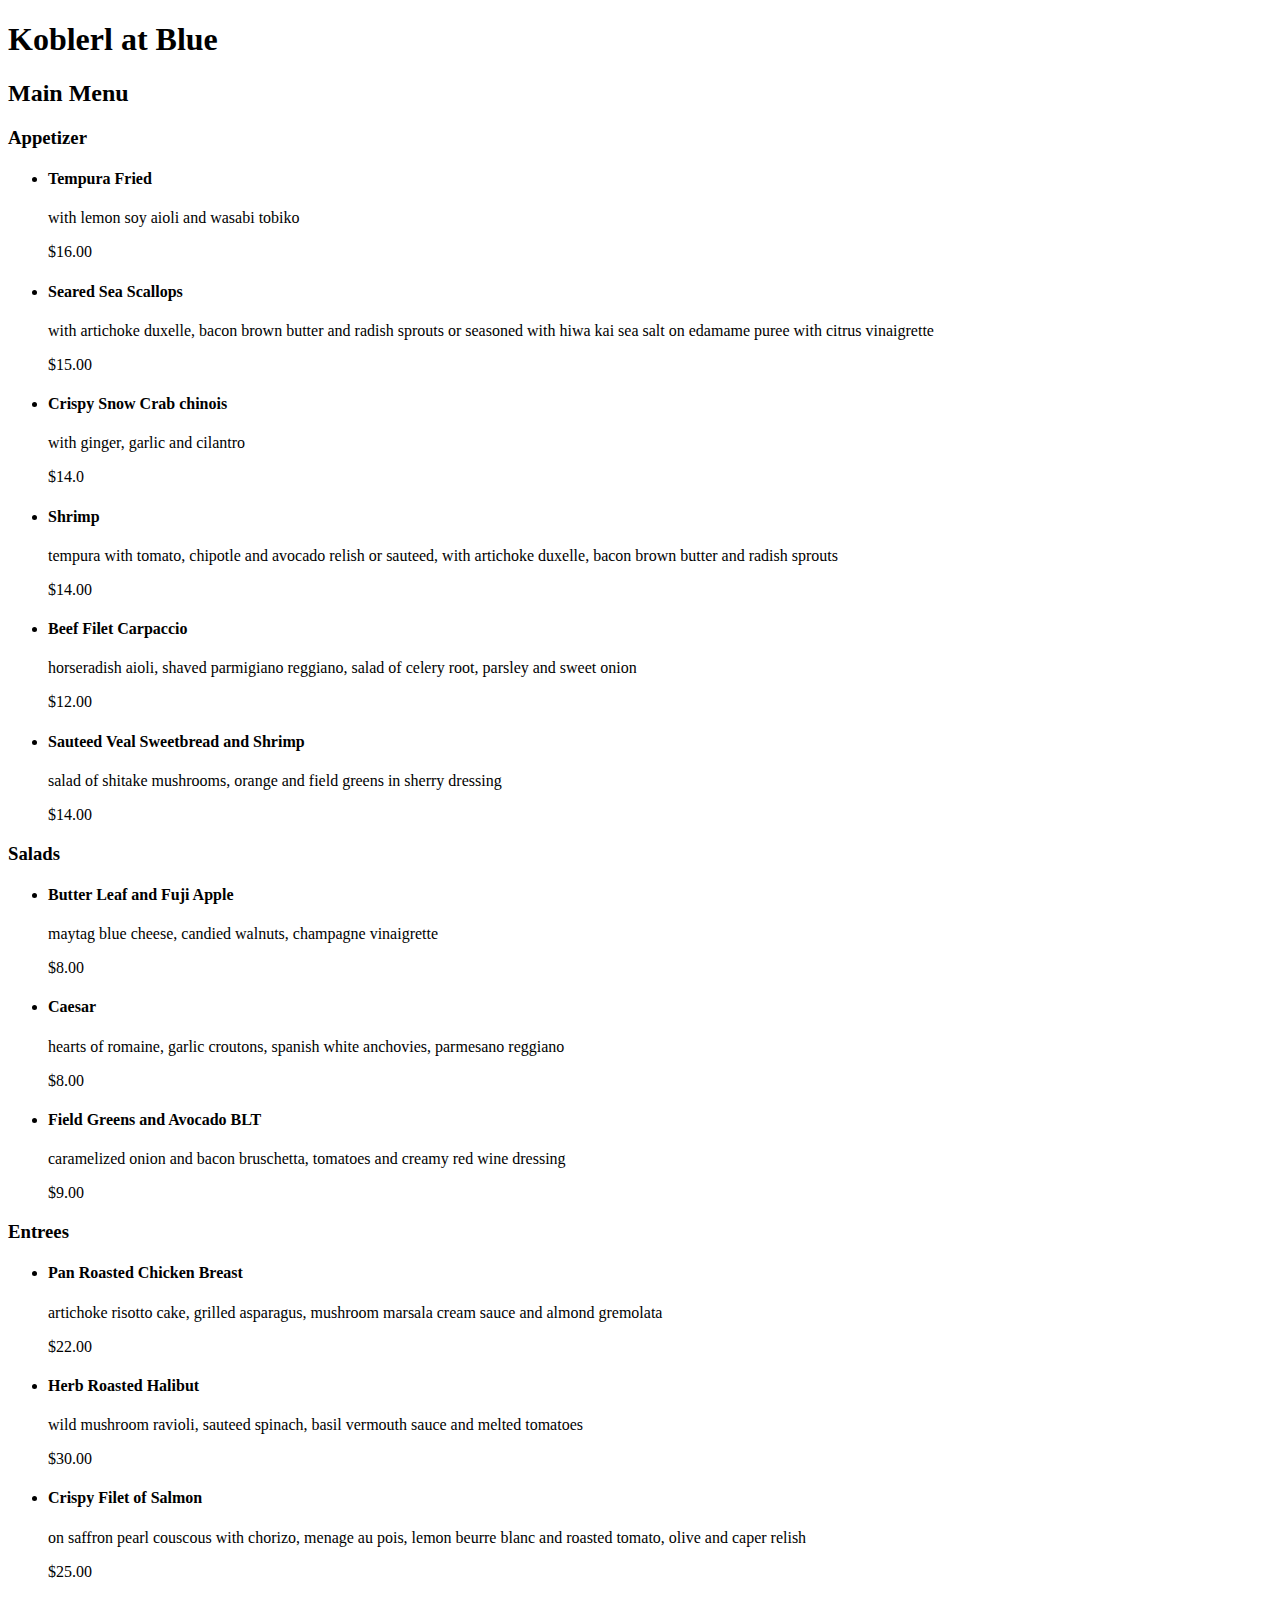
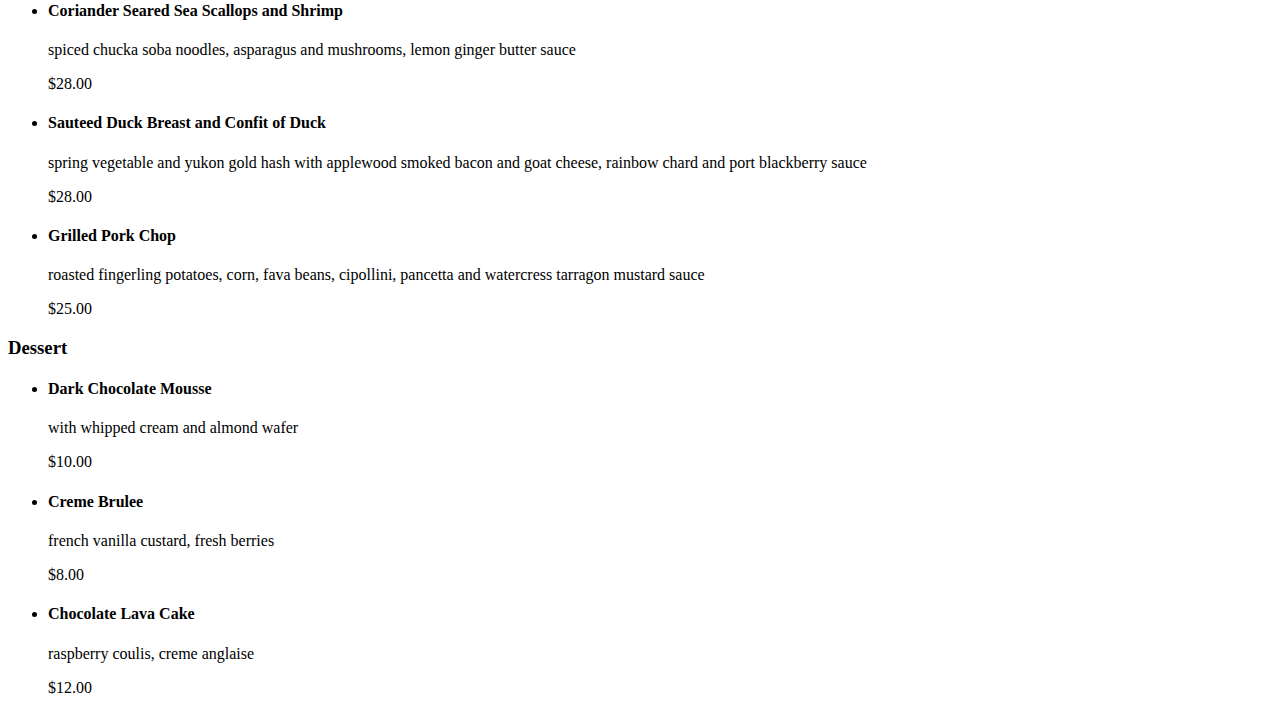
<file: grc338/restaurantmenu/index.html>
<!DOCTYPE html>
<html> 

<head>
  <title>Koberl at Blue Menu</title>
</head> 

<body> 


  <h1>Koblerl at Blue</h1>

  <h2>Main Menu</h2> 

  <h3>Appetizer</h3> 

  <ul> 

        <li>

            <h4>Tempura Fried</h4> 

            <p>with lemon soy aioli and wasabi tobiko</p>

            <p> $16.00</p> 

     </li> 

     <li>

        <h4> Seared Sea Scallops</h4>

        <p>with artichoke duxelle, bacon brown butter and radish sprouts or seasoned with hiwa kai sea salt on edamame puree with citrus vinaigrette</p>
            
        <p>$15.00</p>

    </li>

    <li>
            
        <h4>Crispy Snow Crab chinois</h4>

        <p>with ginger, garlic and cilantro</p>

        <p>$14.0</p>

    </li>

    <li>

        <h4>Shrimp</h4>

        <p>tempura with tomato, chipotle and avocado relish or sauteed, with artichoke duxelle, bacon brown butter and radish sprouts</p>

        <p>$14.00</p>

    </li>

    <li>

        <h4>Beef Filet Carpaccio</h4>

        <p>horseradish aioli, shaved parmigiano reggiano, salad of celery root, parsley and sweet onion</p>

        <p>$12.00</p>

    </li>

    <li>

        <h4>Sauteed Veal Sweetbread and Shrimp</h4>

        <p>salad of shitake mushrooms, orange and field greens in sherry dressing</p>

        <p>$14.00</p>

    </li> 

</ul> 

<h3>Salads</h3> 

<ul>

    <li>

        <h4>Butter Leaf and Fuji Apple</h4>

        <p>maytag blue cheese, candied walnuts, champagne vinaigrette</p>

        <p>$8.00</p>

    </li>

    <li>

        <h4>Caesar</h4>

        <p>hearts of romaine, garlic croutons, spanish white anchovies, parmesano reggiano</p>

        <p>$8.00</p>

    </li> 

    <li>

        <h4>Field Greens and Avocado BLT</h4>

        <p>caramelized onion and bacon bruschetta, tomatoes and creamy red wine dressing</p>

        <p>$9.00</p>

    </li> 

</ul>

<h3>Entrees</h3> 

<ul> 

    <li>

        <h4>Pan Roasted Chicken Breast</h4>

        <p>artichoke risotto cake, grilled asparagus, mushroom marsala cream sauce and almond gremolata</p>

        <p>$22.00</p> 

    </li>

    <li>

        <h4>Herb Roasted Halibut</h4>

        <p>wild mushroom ravioli, sauteed spinach, basil vermouth sauce and melted tomatoes</p>

        <p>$30.00</p> 

    </li>

    <li>

        <h4>Crispy Filet of Salmon</h4>

        <p>on saffron pearl couscous with chorizo, menage au pois, lemon beurre blanc and roasted tomato, olive and caper relish</p>

        <p>$25.00</p>

    </li> 

    <li>

        <h4>Coriander Seared Sea Scallops and Shrimp</h4>

        <p>spiced chucka soba noodles, asparagus and mushrooms, lemon ginger butter sauce</p>

        <p>$28.00</p> 

    </li> 

    <li>

        <h4>Sauteed Duck Breast and Confit of Duck</h4>

        <p>spring vegetable and yukon gold hash with applewood smoked bacon and goat cheese, rainbow chard and port blackberry sauce</p>

        <p>$28.00</p> 

    </li> 

    <li>

        <h4>Grilled Pork Chop</h4>

        <p>roasted fingerling potatoes, corn, fava beans, cipollini, pancetta and watercress tarragon mustard sauce</p>

        <p>$25.00</p>

    </li>

</ul>

<h3>Dessert</h3> 

<ul>

    <li>

        <h4>Dark Chocolate Mousse</h4>

        <p>with whipped cream and almond wafer</p>    

        <p>$10.00</p>

    </li>

    <li>

        <h4>Creme Brulee</h4>

        <p>french vanilla custard, fresh berries</p>

        <p>$8.00</p>

    </li> 

    <li>

        <h4>Chocolate Lava Cake</h4>

        <p>raspberry coulis, creme anglaise</p>

        <p>$12.00</p>

    </li> 

    </ul>

</body> 

</html>
</file>
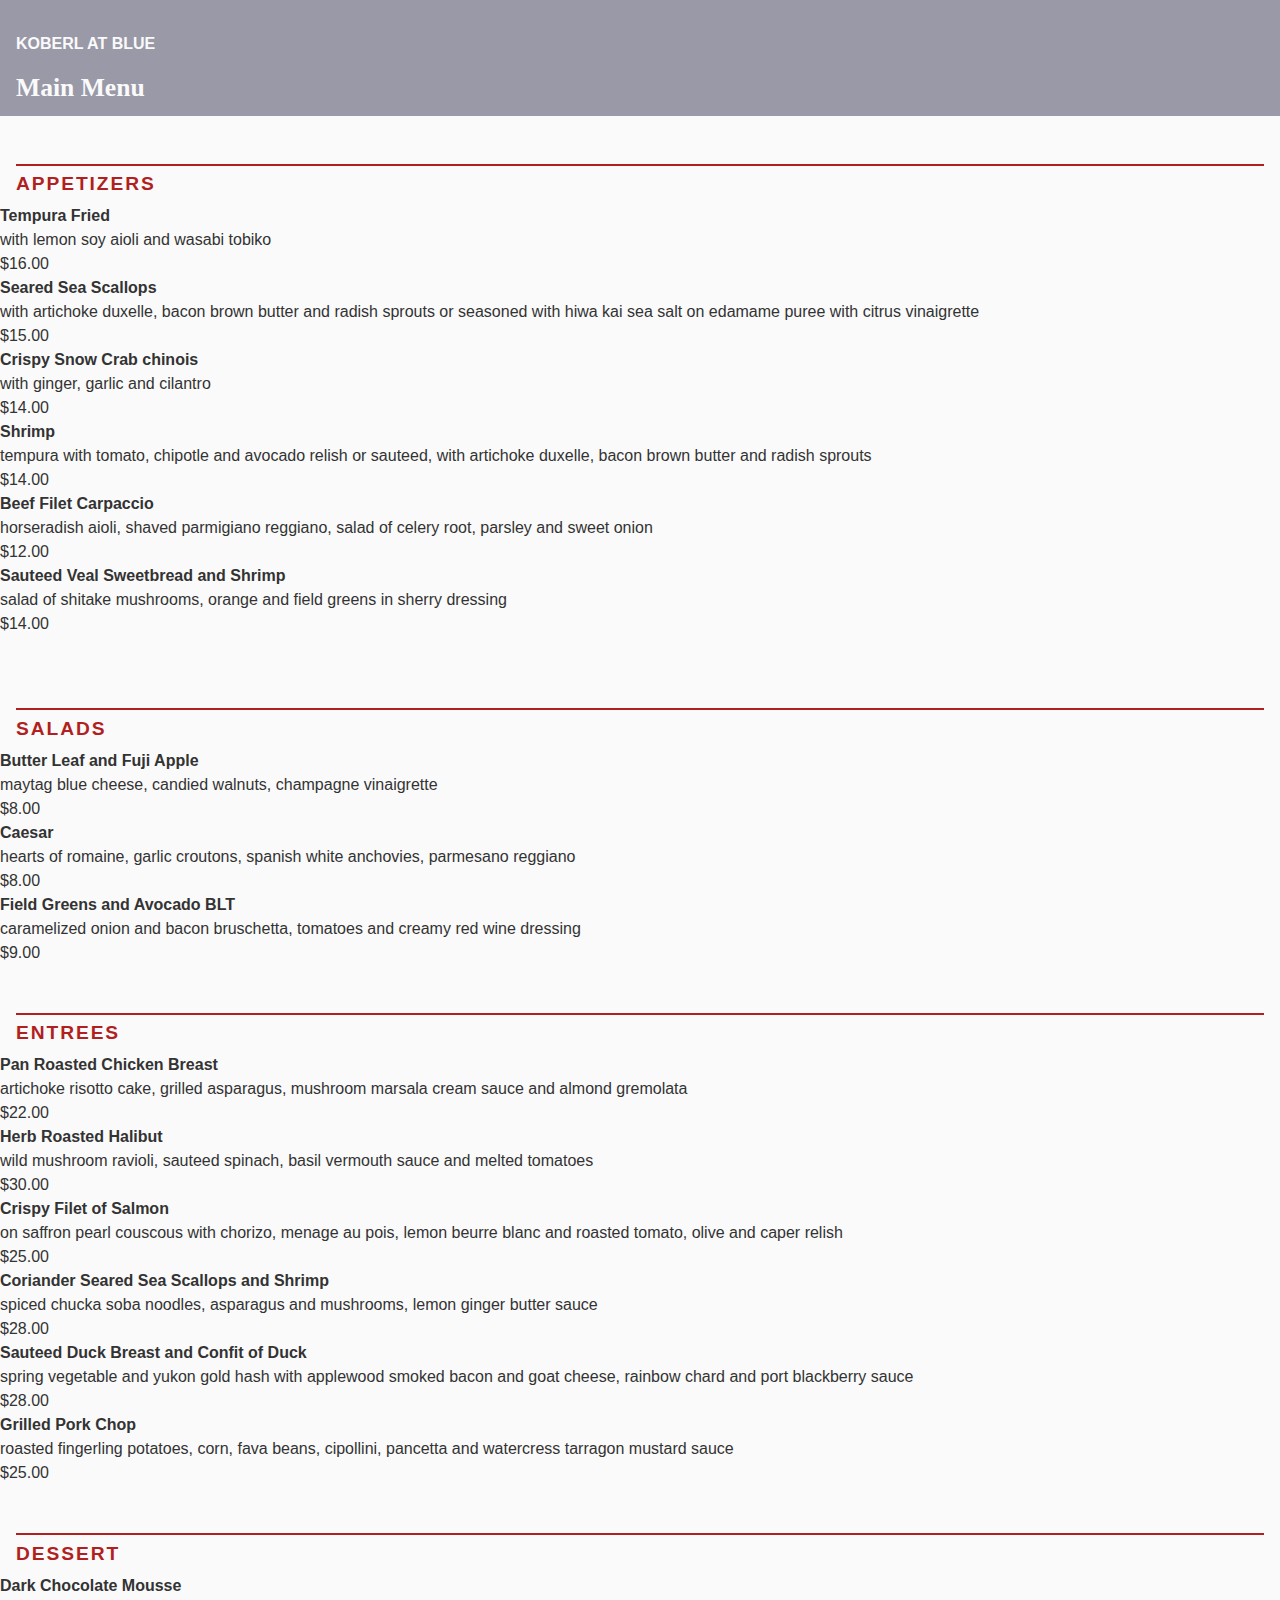
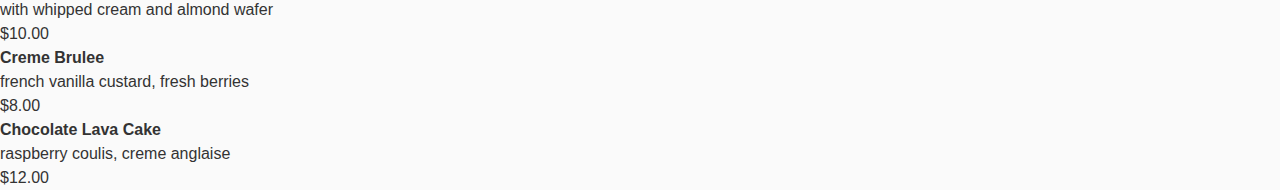
<file: grc338/restaurantmenucss/index.html>
<!doctype html>  
<html>  
    <head>  
        <title>GRC 338: Restaurant Menu</title> 
        <meta name="viewport" content="width=device-width, initial-scale=1.0">  
        <link rel="stylesheet" type="text/css" href="style.css">
    </head>   
    <body>  
        <h1>Koberl At Blue</h1>
        <h2>Main Menu</h2>
        <h3>Appetizers</h3>
        <ul>
            <li>
                <h4>Tempura Fried</h4>
                <p class="description">with lemon soy aioli and wasabi tobiko</p>
                <p class="price">$16.00</p>
            </li>
            <li>
                <h4>Seared Sea Scallops</h4>
                <p class="description">with artichoke duxelle, bacon brown butter and radish sprouts or seasoned with hiwa kai sea salt on edamame puree with citrus vinaigrette</p>
                <p class="price">$15.00</p>
            </li>
            <li>
                <h4>Crispy Snow Crab chinois</h4>
                <p class="description">with ginger, garlic and cilantro</p>
                <p class="price">$14.00</p>
            </li>
            <li>
                <h4>Shrimp</h4>
                <p class="description">tempura with tomato, chipotle and avocado relish or sauteed, with artichoke duxelle, bacon brown butter and radish sprouts</p>
                <p class="price">$14.00</p>
            </li>
            <li>
                <h4>Beef Filet Carpaccio</h4>
                <p class="description">horseradish aioli, shaved parmigiano reggiano, salad of celery root, parsley and sweet onion</p>
                <p class="price">$12.00</p>
            </li>
            <li>
                <h4>Sauteed Veal Sweetbread and Shrimp</h4>
                <p class="description">salad of shitake mushrooms, orange and field greens in sherry dressing</p>
                <p class="price">$14.00</p>
            <li>
        </ul>
        <h3>Salads</h3>
        <ul>
            <li>
                <h4>Butter Leaf and Fuji Apple</h4>
                <p class="description">maytag blue cheese, candied walnuts, champagne vinaigrette</p>
                <p class="price">$8.00</p>
            </li>
            <li>
                <h4>Caesar</h4>
                <p class="description">hearts of romaine, garlic croutons, spanish white anchovies, parmesano reggiano</p>
                <p class="price">$8.00</p>
            </li>
            <li>
                <h4>Field Greens and Avocado BLT</h4>
                <p class="description">caramelized onion and bacon bruschetta, tomatoes and creamy red wine dressing</p>
                <p class="price">$9.00</p>
            </li>

        </ul>
    <h3>Entrees</h3>
        <ul>           
            <li>
                <h4>Pan Roasted Chicken Breast</h4>
                <p class="description">artichoke risotto cake, grilled asparagus, mushroom marsala cream sauce and almond gremolata</p>
                <p class="price">$22.00</p>
            </li>
            <li>
                <h4>Herb Roasted Halibut</h4>
                <p class="description">wild mushroom ravioli, sauteed spinach, basil vermouth sauce and melted tomatoes</p>
                <p class="price">$30.00</p>
            </li>
            <li>
                <h4>Crispy Filet of Salmon</h4>
                <p class="description">on saffron pearl couscous with chorizo, menage au pois, lemon beurre blanc and roasted tomato, olive and caper relish</p>
                <p class="price">$25.00</p>
            </li>
            <li>
                <h4>Coriander Seared Sea Scallops and Shrimp</h4>
                <p class="description">spiced chucka soba noodles, asparagus and mushrooms, lemon ginger butter sauce</p>
                <p class="price">$28.00</p>
            </li>
            <li>
                <h4>Sauteed Duck Breast and Confit of Duck</h4>
                <p class="description">spring vegetable and yukon gold hash with applewood smoked bacon and goat cheese, rainbow chard and port blackberry sauce</p>
                <p class="price">$28.00</p>
            </li>
            <li>
                <h4>Grilled Pork Chop</h4>
                <p class="description">roasted fingerling potatoes, corn, fava beans, cipollini, pancetta and watercress tarragon mustard sauce</p>
                <p class="price">$25.00</p>
            </li>
        </ul>
     <h3>Dessert</h3>
        <ul>
            <li>
                <h4>Dark Chocolate Mousse</h4>
                <p class="description">with whipped cream and almond wafer</p>
                <p class="price">$10.00</p>
            </li>
            <li>
                <h4>Creme Brulee</h4>
                <p class="description">french vanilla custard, fresh berries</p>
                <p class="price">$8.00</p>
            </li>
            <li>
                <h4>Chocolate Lava Cake</h4>
                <p class="description">raspberry coulis, creme anglaise</p>
                <p class="price">$12.00</p>
            </li>
        </ul>
    </body>  
</html>
</file>
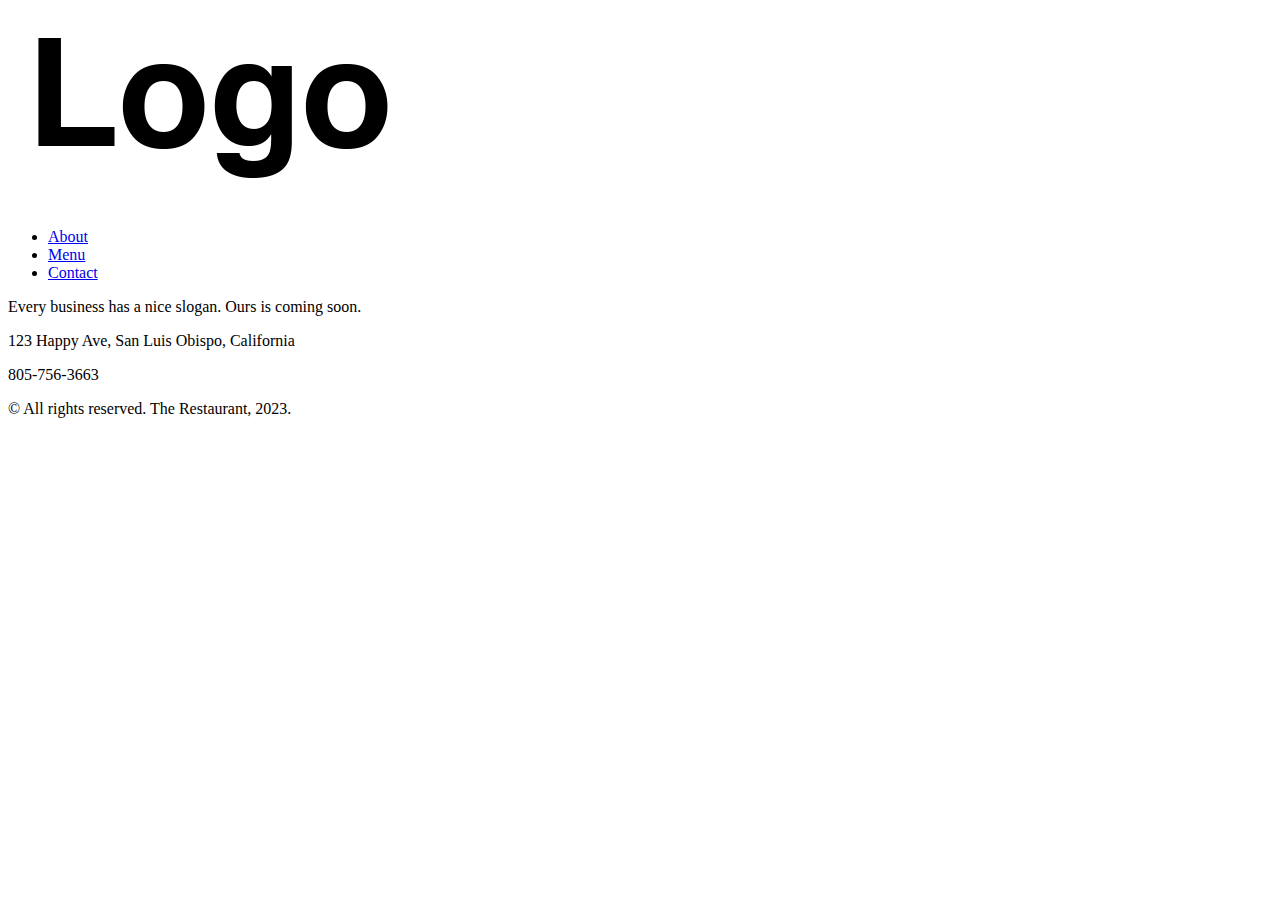
<file: grc338/website-content-hierarchy/index.html>
<!doctype html>  
<html>  
    <head>  
        <meta charset="UTF-8">  
        <meta name="viewport" content="width=device-width, initial-scale=1">  
        <meta http-equiv="Cache-Control" content="no-cache, no-store, must-revalidate" />  
        <meta http-equiv="Pragma" content="no-cache" />  
        <meta http-equiv="Expires" content="0" />  
        <title>Business Name</title>  
    </head>   
    <body>  
        <div class="container">
            <header>
                <a href="index.html"><img src="./images/logo.png" alt=""></a>
                <nav>
                    <ul>
                        <li><a href="about.html">About</a></li>
                        <li><a href="menu.html">Menu</a></li>
                        <li><a href="contact.html">Contact</a></li>
                    </ul>
                </nav>
            </header>

            <main>
                <p class="slogan">Every business has a nice slogan. Ours is coming soon.</p>
                <p>123 Happy Ave, San Luis Obispo, California</p>
                <p>805-756-3663</p>
            </main>

            <footer>
                <p>© All rights reserved. The Restaurant, 2023.</p>
            </footer>
        </div>
    </body>  
</html>
</file>
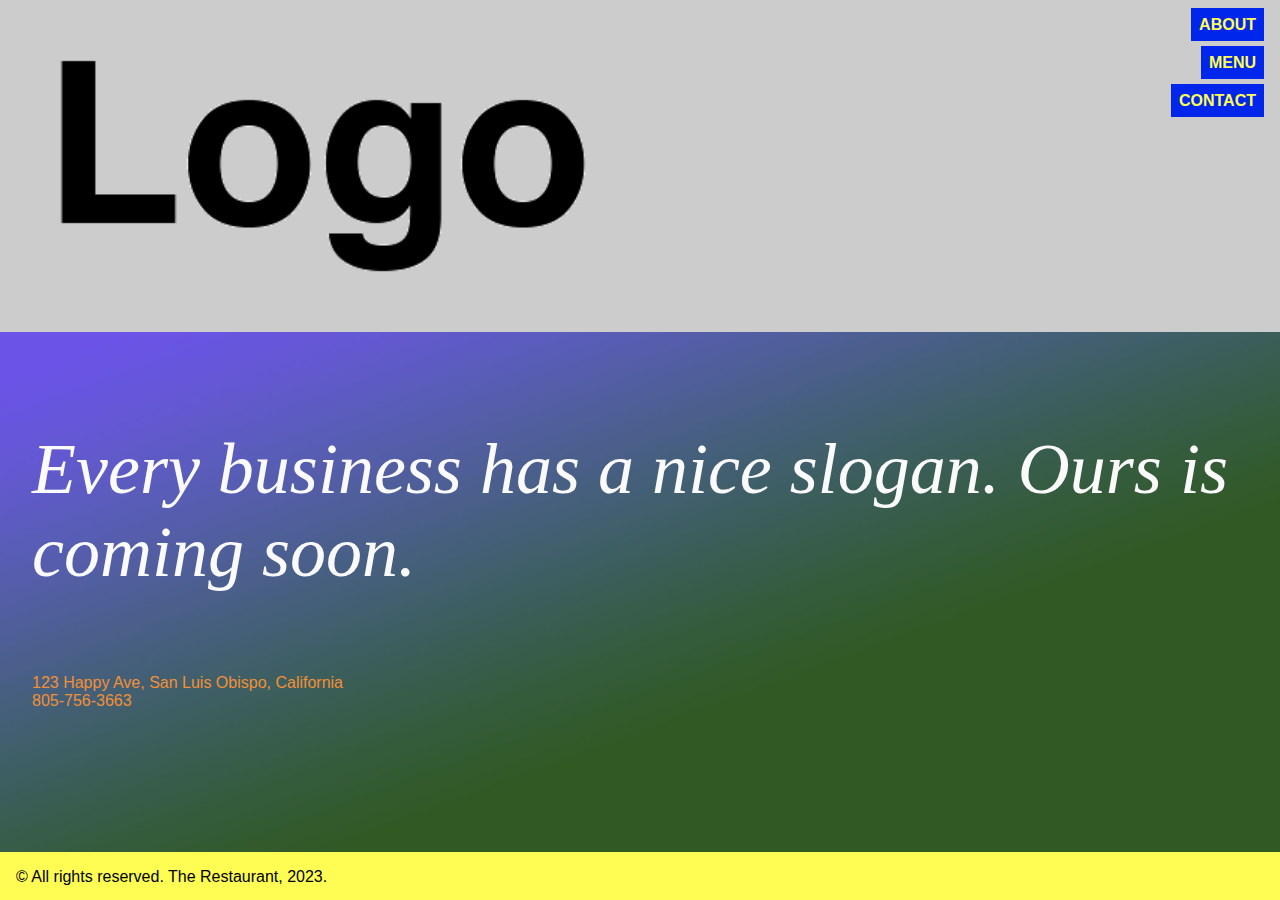
<file: grc338/website-mobile-first/index.html>
<!doctype html>  
<html>  
    <head>  
        <meta charset="UTF-8">  
        <meta name="viewport" content="width=device-width, initial-scale=1">  
        <meta http-equiv="Cache-Control" content="no-cache, no-store, must-revalidate" />  
        <meta http-equiv="Pragma" content="no-cache" />  
        <meta http-equiv="Expires" content="0" />  
        <title>Business Name</title>  
        <link rel="stylesheet" href="style.css">
    </head>   
    <body>  
        <div class="home-container">
            <header>
                <h1>
                    <a href="index.html"><img src="./images/logo.png" alt=""></a>
                </h1>
                <nav>
                    <ul>
                        <li><a href="about.html">About</a></li>
                        <li><a href="menu.html">Menu</a></li>
                        <li><a href="contact.html">Contact</a></li>
                    </ul>
                </nav>
            </header>

            <main>
                <p class="slogan">Every business has a nice slogan. Ours is coming soon.</p>
                <address>123 Happy Ave, San Luis Obispo, California</address>
                <address>805-756-3663</address>
            </main>

            <footer>
                <p>© All rights reserved. The Restaurant, 2023.</p>
            </footer>
        </div>
    </body>  
</html>
</file>
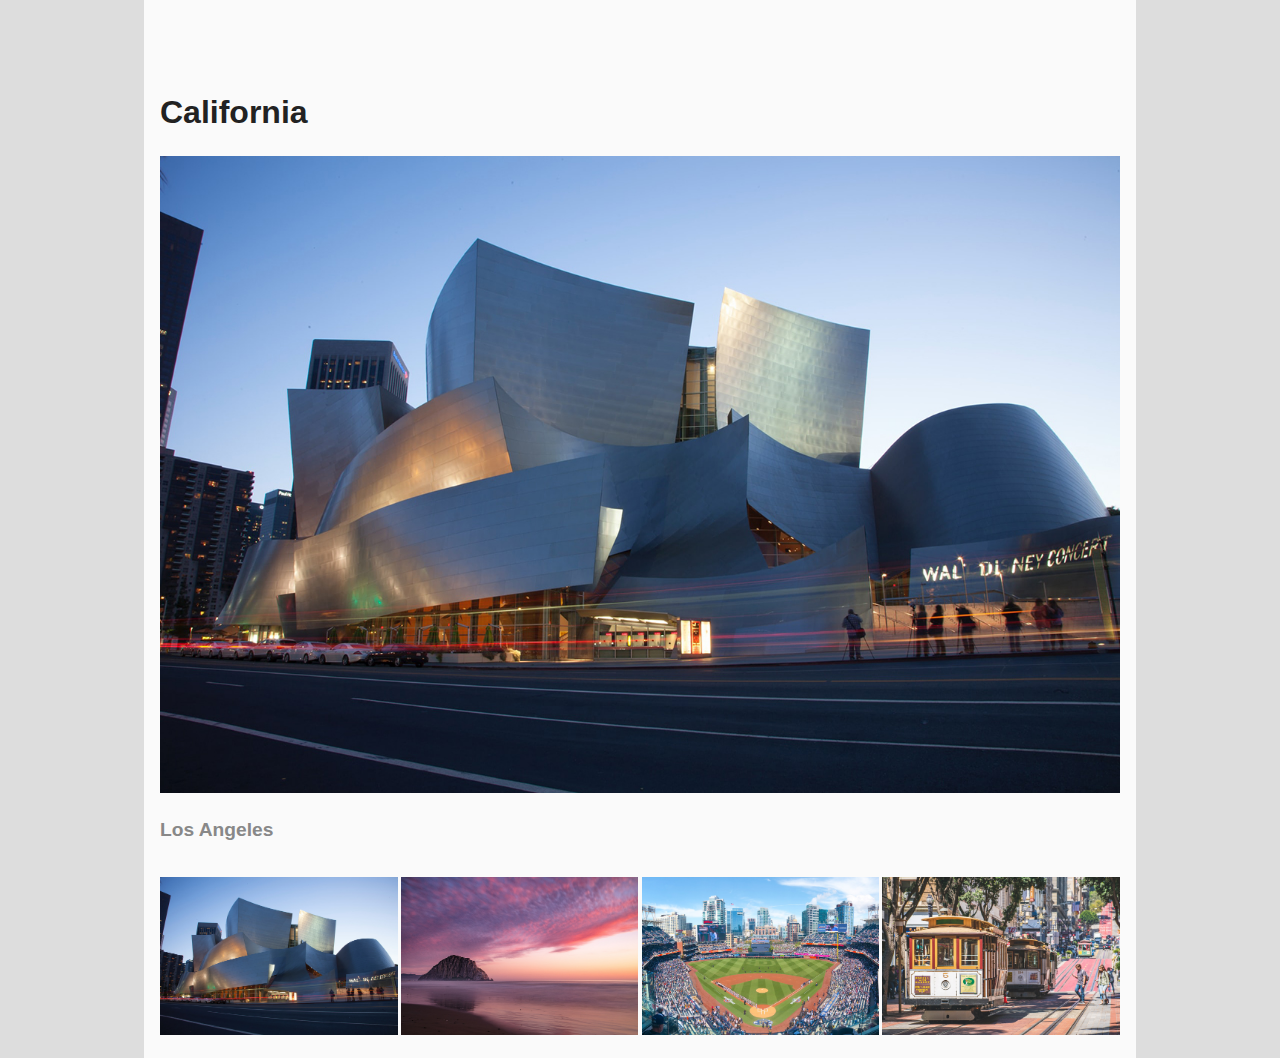
<file: grc339/css-photo-gallery/index.html>
<!doctype html>
		<html>
			<head>
				<meta charset="UTF-8" />
				<meta name="viewport" content="width=device-width, initial-scale=1" />
				<title>CSS photo gallery</title>
                <link rel="stylesheet" type="text/css" href="photogallery.css">
			</head>	
			<body>
                <div class="container">
                    
                    <input type="radio" name="item" id="photo1" checked="checked">
                    <input type="radio" name="item" id="photo2">
                    <input type="radio" name="item" id="photo3">
                    <input type="radio" name="item" id="photo4">
                    
                    <h1>California</h1>
                    
                    <main>
                        <figure>
                            <img src="linda-pomerantz-zhang-XOeCBcX42s4-unsplash.jpg" alt="Walt Disney Concert Hall in Los Angeles during sunset.">
                            <figcaption>Los Angeles</figcaption> <!-- Photo by Linda Pomerantz Zhang (@lindapz) on Unsplash. -->
                        </figure>
                        <figure>
                            <img src="kyle-cottrell-UhbHdLZ22SI-unsplash.jpg" alt="Morro Rock in Morro Bay during sunset.">
                            <figcaption>Morro Bay</figcaption> <!-- Photo by Kyle Cottrell (@kcottrell) on Unsplash. -->
                        </figure>
                        <figure>
                            <img src="megan-ellis-6C35p33MiQ4-unsplash.jpg" alt="View of PetCo Park on a game day in San Diego, with the Downtown skyline in the background." > 
                            <figcaption>San Diego</figcaption>  <!-- Photo by Megan Ellis (@meganmarieee19) on Unsplash. -->
                        </figure>
                        <figure>
                            <img src="daniel-abadia-3hslPaZKqUM-unsplash.jpg" alt="Cable cars on Powell Street in San Francisco on a sunny day.">
                            <figcaption>San Francisco</figcaption> <!-- Photo by Daniel Abadia (@pixeldan) on Unsplash. -->
                        </figure>
                    </main>
                    
                    <nav>
                        <label for="photo1">
                            <img src="linda-pomerantz-zhang-XOeCBcX42s4-unsplash.jpg" alt="Walt Disney Concert Hall in Los Angeles during sunset.">
                        </label>
                        <label for="photo2">
                            <img src="kyle-cottrell-UhbHdLZ22SI-unsplash.jpg" alt="Morro Rock in Morro Bay during sunset.">
                        </label>
                        <label for="photo3">
                            <img src="megan-ellis-6C35p33MiQ4-unsplash.jpg" alt="View of PetCo Park on a game day in San Diego, with the Downtown skyline in the background.">
                        </label>
                        <label for="photo4">
                            <img src="daniel-abadia-3hslPaZKqUM-unsplash.jpg" alt="Cable cars on Powell Street in San Francisco on a sunny day.">
                        </label>
                    </nav>
                                    
                </div>
					
			</body>
		</html>
</file>
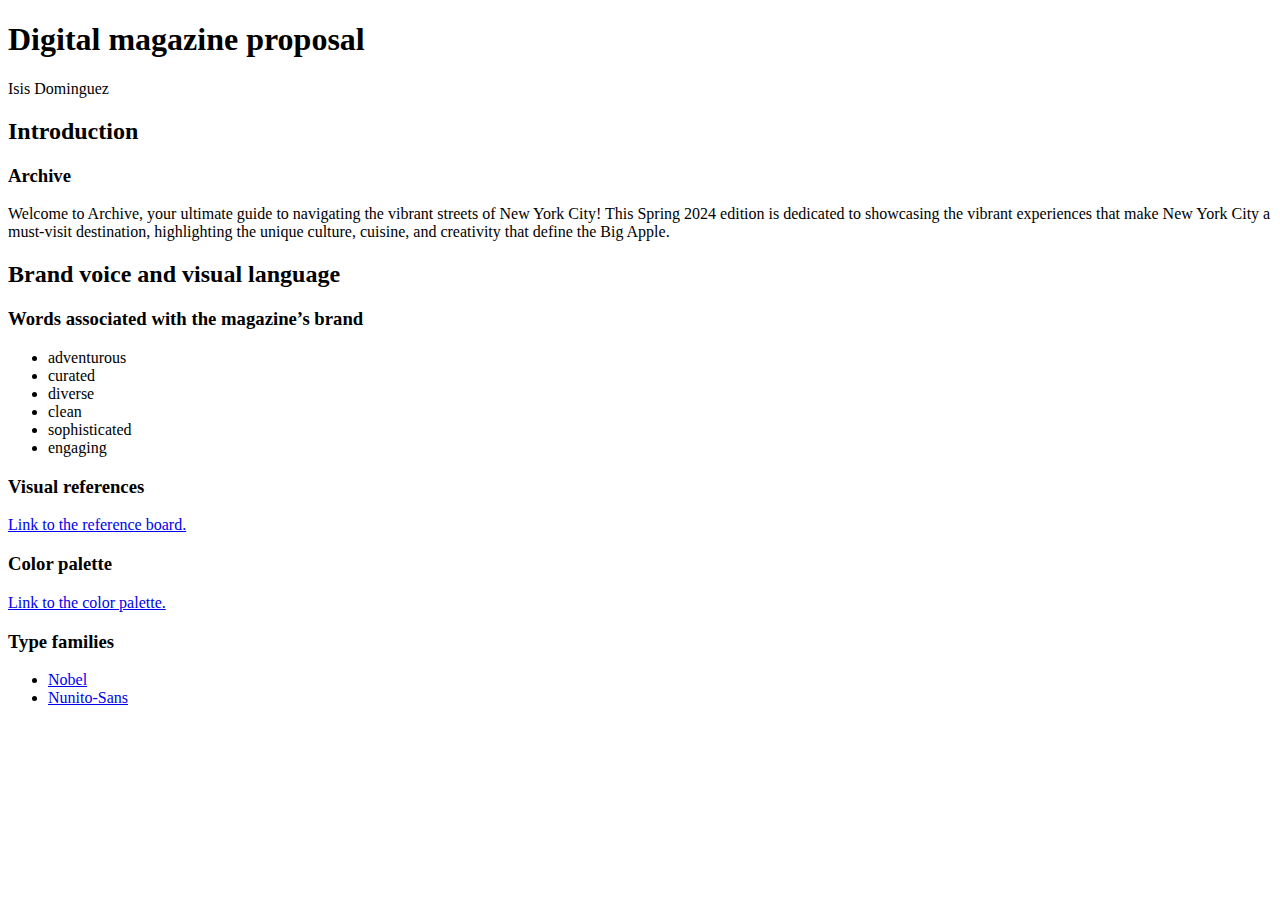
<file: grc339/digital-magazine-proposal/index.html>
<!doctype html>  
<html>
    <head>
        <meta charset="UTF-8">
        <meta name="viewport" content="width=device-width, initial-scale=1">
        <link rel="stylesheet" type="text/css" href="https://grc-ribeiro.github.io/files/grc339-proposal.css">  

        <title>Isis Dominguez- Digital magazine proposal</title>
        
    </head>
    <body>
    
        <div class="container">
        
            <h1>Digital magazine proposal</h1>

			<p>Isis Dominguez</p>
            
            <h2>Introduction</h2>
            
            <h3>Archive</h3>
            <p>Welcome to Archive, your ultimate guide to navigating the vibrant streets of New York City! This Spring 2024 edition is dedicated to showcasing the vibrant experiences that make New York City a must-visit destination, highlighting the unique culture, cuisine, and creativity that define the Big Apple.</p>
            
            <h2>Brand voice and visual language</h2>
            
			<h3>Words associated with the magazine’s brand</h3>
			
			<ul>
				<li>adventurous</li>
				<li>curated</li>
				<li>diverse</li> 
                <li>clean</li>
                <li>sophisticated</li>
                <li>engaging</li>
			</ul>
            
			<h3>Visual references</h3>
			
			<p><a href="https://pin.it/2dtXHfawn">Link to the reference board.</a></p>
            
			<h3>Color palette</h3>
			
			<p><a href="https://pin.it/bVLHT2Ph5">Link to the color palette.</a></p> 


			<h3>Type families</h3>

			<ul>
				<li><a href="https://fonts.adobe.com/fonts/nobel#fonts-section">Nobel</a></li> 
				<li><a href="https://fonts.adobe.com/fonts/nunito-sans"> Nunito-Sans</a></li> 
			</ul>

        </div>
    </body>
</html>
</file>
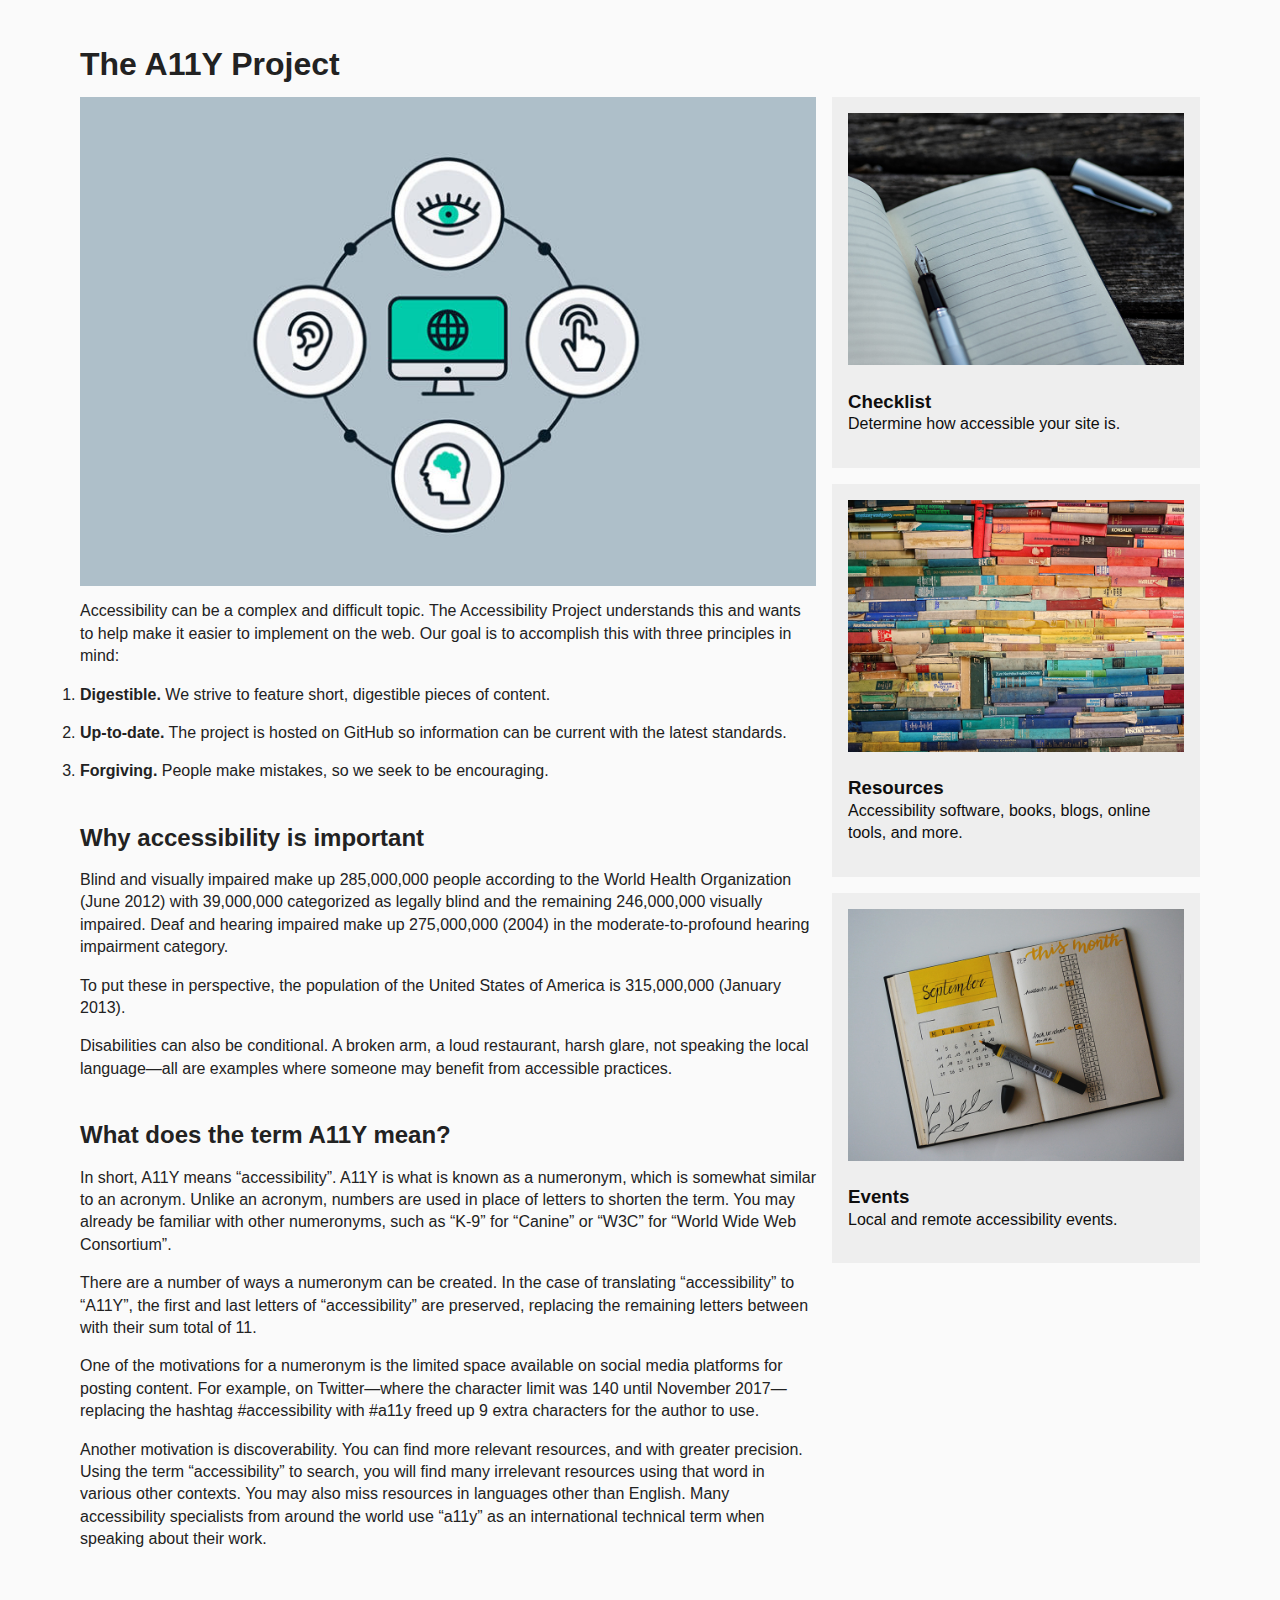
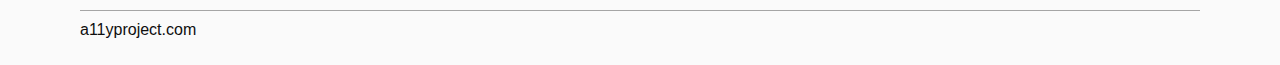
<file: grc339/flexbox-basic-layout/index.html>
<!DOCTYPE html>
<html>
    <head>
        <meta charset="UTF-8" />
        <meta name="viewport" content="width=device-width, initial-scale=1" />
        <link rel="stylesheet" type="text/css" href="flexbox.css" />
        <title>Flexbox basic layout</title>
    </head>
    <body>
        <div class="container">
            <header>
                <h1> The A11Y Project
</h1>
            </header>
            <article>
                <figure>
                    <img src="accessibility-icon-illustration.jpg" alt="Illustration of a computer with four icons representing Visual Impairment, Hearing Impairment, Motor Skills/Physical Disabilities, Photosensitive Seizures, and Cognitive Disabilities.">
                         <!-- Photo by Dreamhost) -->
                </figure>
              <p>
				  Accessibility can be a complex and difficult topic. The Accessibility Project understands this and wants to help make it easier to implement on the web. Our goal is to accomplish this with three principles in mind:
              </p>

			<ol>
				<li>
					<p><strong>Digestible.</strong> We strive to feature short, digestible pieces of content.</p>
				</li>
				<li>
					<p><strong>Up-to-date.</strong> The project is hosted on GitHub so information can be current with the latest standards.</p>
				</li>
				<li>
					<p><strong>Forgiving.</strong> People make mistakes, so we seek to be encouraging.</p>
				</li>
			</ol>

			<h2>Why accessibility is important</h2>

			<p>
				Blind and visually impaired make up 285,000,000 people according to the World Health Organization (June 2012) with 39,000,000 categorized as legally blind and the remaining 246,000,000 visually impaired. Deaf and hearing impaired make up 275,000,000 (2004) in the moderate-to-profound hearing impairment category.
			</p>

			<p>
				To put these in perspective, the population of the United States of America is 315,000,000 (January 2013).
			</p>

			<p>
				Disabilities can also be conditional. A broken arm, a loud restaurant, harsh glare, not speaking the local language—all are examples where someone may benefit from accessible practices.
			</p>
			
			<h2>What does the term A11Y mean?</h2>

			<p>
				In short, A11Y means “accessibility”. A11Y is what is known as a numeronym, which is somewhat similar to an acronym. Unlike an acronym, numbers are used in place of letters to shorten the term. You may already be familiar with other numeronyms, such as “K-9” for “Canine” or “W3C” for “World Wide Web Consortium”.
			</p>

			<p>
				There are a number of ways a numeronym can be created. In the case of translating “accessibility” to “A11Y”, the first and last letters of “accessibility” are preserved, replacing the remaining letters between with their sum total of 11.
			</p>

			<p>
				One of the motivations for a numeronym is the limited space available on social media platforms for posting content. For example, on Twitter—where the character limit was 140 until November 2017—replacing the hashtag #accessibility with #a11y freed up 9 extra characters for the author to use.
			</p>

			<p>
				Another motivation is discoverability. You can find more relevant resources, and with greater precision. Using the term “accessibility” to search, you will find many irrelevant resources using that word in various other contexts. You may also miss resources in languages other than English. Many accessibility specialists from around the world use “a11y” as an international technical term when speaking about their work.
			</p>


            </article>
            <aside>
            
                <section>
                	<a href="https://a11yproject.com/checklist/">
						<figure>
							<img src="notebook-with-a-pen.jpg" alt="Notebook open with a pen on top.">
							<!-- Photo by Aaron Burden on Unsplash (https://unsplash.com/@aaronburden) -->
						</figure>
						<h3>Checklist</h3>
						<p>
							Determine how accessible your site is.
						</p>
                    </a>
                </section>
                
                <section>
                	<a href="https://a11yproject.com/resources/">
						<figure>
							<img src="pile-of-colorful-books.jpg" alt="Pile of colorful books.">
							<!-- Photo by Robert Anasch on Unsplash (https://unsplash.com/@diesektion) -->
					   </figure>
						 <h3>Resources</h3>
						<p>
							Accessibility software, books, blogs, online tools, and more.
						</p>
                    </a>
                </section>

                <section>
                	<a href="https://a11yproject.com/events/">
						<figure>
							<img src="notebook-with-highlighter.jpg" alt="Notebook with a highlighted calendar and a highlighter">
							<!-- Photo by Estée Janssens on Unsplash (https://unsplash.com/@esteejanssens)  -->
						</figure>
						<h3>Events</h3>
						<p>
						   Local and remote accessibility events.
						</p>
                     </a>
               </section>
                


            </aside>
            <footer>
                <p>
                	<a href="https://a11yproject.com/">a11yproject.com</a>
                </p>
            </footer>
        </div>
    </body>
</html>
</file>
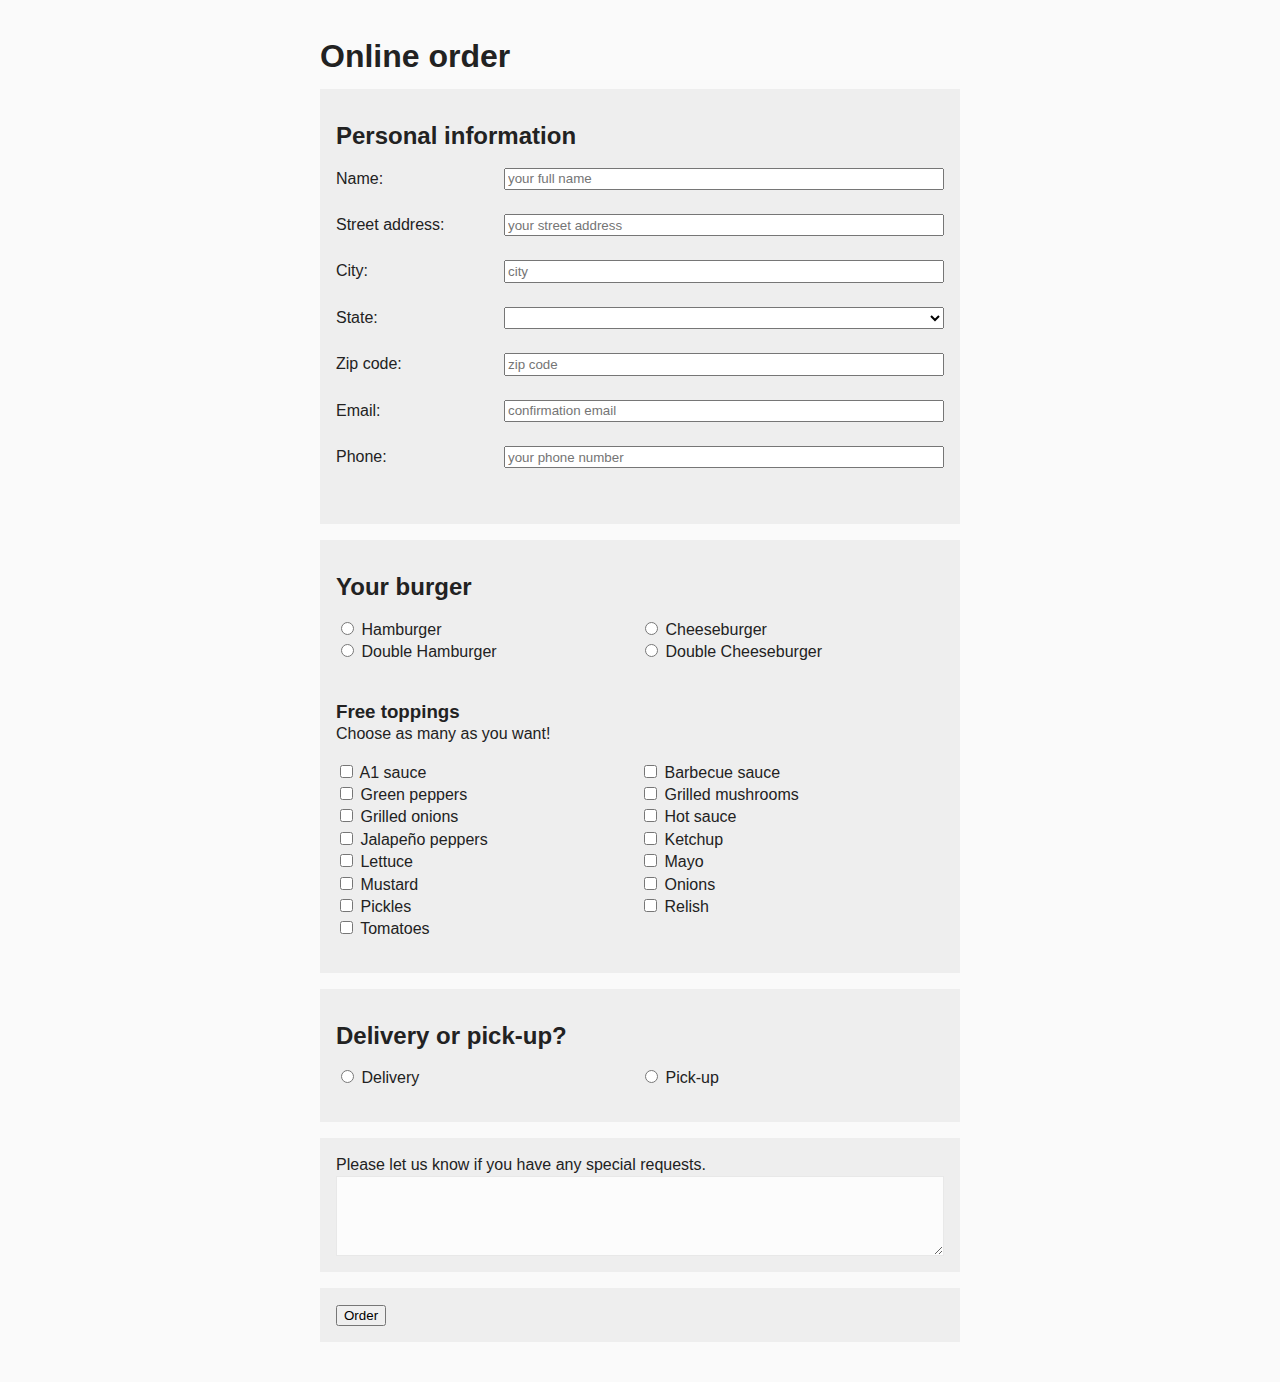
<file: grc339/flexbox-form/index.html>
<!DOCTYPE html>
<html>
    <head>
        <meta charset="UTF-8" />
        <title>Flexbox form</title>
        <link rel="stylesheet" type="text/css" href="flexboxform.css">
    </head>
    <body>
        <div class="container">
        <header>
            <h1>Online order</h1>
        </header>
            <form>
                <section class="personal-info">
                    <h2>Personal information</h2>
                    <ul>
                        <li><label for="name">Name:</label> <input type="text" name="name" id="name" placeholder="your full name" /></li>
                        <li><label for="street-address">Street address:</label> <input type="text" name="street-address" id="street-address" placeholder="your street address" /></li>
                        <li><label for="city">City:</label> <input type="text" name="city" id="city" placeholder="city" /></li>
                        <li>
                            <label for="state">State:</label>
                            <select id="state" name="state">
                                <option value=""></option>
                                <option value="AL">Alabama</option>
                                <option value="AK">Alaska</option>
                                <option value="AZ">Arizona</option>
                                <option value="AR">Arkansas</option>
                                <option value="CA">California</option>
                                <option value="CO">Colorado</option>
                                <option value="CT">Connecticut</option>
                                <option value="DE">Delaware</option>
                                <option value="DC">District Of Columbia</option>
                                <option value="FL">Florida</option>
                                <option value="GA">Georgia</option>
                                <option value="HI">Hawaii</option>
                                <option value="ID">Idaho</option>
                                <option value="IL">Illinois</option>
                                <option value="IN">Indiana</option>
                                <option value="IA">Iowa</option>
                                <option value="KS">Kansas</option>
                                <option value="KY">Kentucky</option>
                                <option value="LA">Louisiana</option>
                                <option value="ME">Maine</option>
                                <option value="MD">Maryland</option>
                                <option value="MA">Massachusetts</option>
                                <option value="MI">Michigan</option>
                                <option value="MN">Minnesota</option>
                                <option value="MS">Mississippi</option>
                                <option value="MO">Missouri</option>
                                <option value="MT">Montana</option>
                                <option value="NE">Nebraska</option>
                                <option value="NV">Nevada</option>
                                <option value="NH">New Hampshire</option>
                                <option value="NJ">New Jersey</option>
                                <option value="NM">New Mexico</option>
                                <option value="NY">New York</option>
                                <option value="NC">North Carolina</option>
                                <option value="ND">North Dakota</option>
                                <option value="OH">Ohio</option>
                                <option value="OK">Oklahoma</option>
                                <option value="OR">Oregon</option>
                                <option value="PA">Pennsylvania</option>
                                <option value="RI">Rhode Island</option>
                                <option value="SC">South Carolina</option>
                                <option value="SD">South Dakota</option>
                                <option value="TN">Tennessee</option>
                                <option value="TX">Texas</option>
                                <option value="UT">Utah</option>
                                <option value="VT">Vermont</option>
                                <option value="VA">Virginia</option>
                                <option value="WA">Washington</option>
                                <option value="WV">West Virginia</option>
                                <option value="WI">Wisconsin</option>
                                <option value="WY">Wyoming</option>
                            </select>
                        </li>
                        <li><label for="street-address">Zip code:</label> <input type="text" name="zip-code" id="zip-code" placeholder="zip code" /></li>
                        <li><label for="email">Email:</label> <input type="email" name="email" id="email" placeholder="confirmation email" /></li>
                        <li><label for="phone">Phone:</label> <input type="tel" name="phone" id="phone" placeholder="your phone number" /></li>
                    </ul>
                </section>

                <section class="order">
                    <h2>Your burger</h2>

                    <ul>
                        <li><input type="radio" id="hamburguer" value="hamburguer" name="burger" /> <label for="hamburguer">Hamburger</label></li>
                        <li><input type="radio" id="cheeseburger" value="cheeseburger" name="burger" /> <label for="cheeseburger">Cheeseburger</label></li>
                        <li><input type="radio" id="double-hamburguer" value="double-hamburguer" name="burger" /> <label for="double-hamburguer">Double Hamburger</label></li>
                        <li><input type="radio" id="double-cheeseburger" value="double-cheeseburger" name="burger" /> <label for="double-cheeseburger">Double Cheeseburger</label></li>
                    </ul>

                    <h3>Free toppings</h3>
                    <p>Choose as many as you want!</p>
                    <ul>
                        <li><input type="checkbox" id="a1-sauce" value="a1-sauce" /> <label for="a1-sauce">A1 sauce</label></li>
                        <li><input type="checkbox" id="barbecue-sauce" value="barbecue-sauce" /> <label for="barbecue-sauce">Barbecue sauce</label></li>
                        <li><input type="checkbox" id="green-peppers" value="green-peppers" /> <label for="green-peppers">Green peppers</label></li>
                        <li><input type="checkbox" id="grilled-mushrooms" value="grilled-mushrooms" /> <label for="grilled-mushrooms">Grilled mushrooms</label></li>
                        <li><input type="checkbox" id="grilled-onions" value="grilled-onions" /> <label for="grilled-onions">Grilled onions</label></li>
                        <li><input type="checkbox" id="hot-sauce" value="hot-sauce" /> <label for="hot-sauce">Hot sauce</label></li>
                        <li><input type="checkbox" id="jalapeno-peppers" value="jalapeno-peppers" /> <label for="jalapeno-peppers">Jalapeño peppers</label></li>
                        <li><input type="checkbox" id="ketchup" value="ketchup" /> <label for="ketchup">Ketchup</label></li>
                        <li><input type="checkbox" id="lettuce" value="lettuce" /> <label for="lettuce">Lettuce</label></li>
                        <li><input type="checkbox" id="mayo" value="mayo" /> <label for="mayo">Mayo</label></li>
                        <li><input type="checkbox" id="mustard" value="mustard" /> <label for="mustard">Mustard</label></li>
                        <li><input type="checkbox" id="onions" value="onions" /> <label for="onions">Onions</label></li>
                        <li><input type="checkbox" id="pickles" value="pickles" /> <label for="pickles">Pickles</label></li>
                        <li><input type="checkbox" id="relish" value="relish" /> <label for="relish">Relish</label></li>
                        <li><input type="checkbox" id="tomatoes" value="tomatoes" /> <label for="tomatoes">Tomatoes</label></li>
                    </ul>
                </section>
                <section  class="method">
                    <h2>Delivery or pick-up?</h2>
                    <ul>
                        <li><input type="radio" id="delivery" value="delivery" name="method" /> <label for="delivery">Delivery</label></li>
                        <li><input type="radio" id="pick-up" value="pick-up" name="method" /> <label for="pick-up">Pick-up</label></li>
                    </ul>
                </section>
                <section><label for="notes">Please let us know if you have any special requests.</label><textarea id="notes" name="notes"></textarea></section>
                <section>
                    <button type="order">Order</button>
                </section>
            </form>
        </div>
    </body>
</html>
</file>
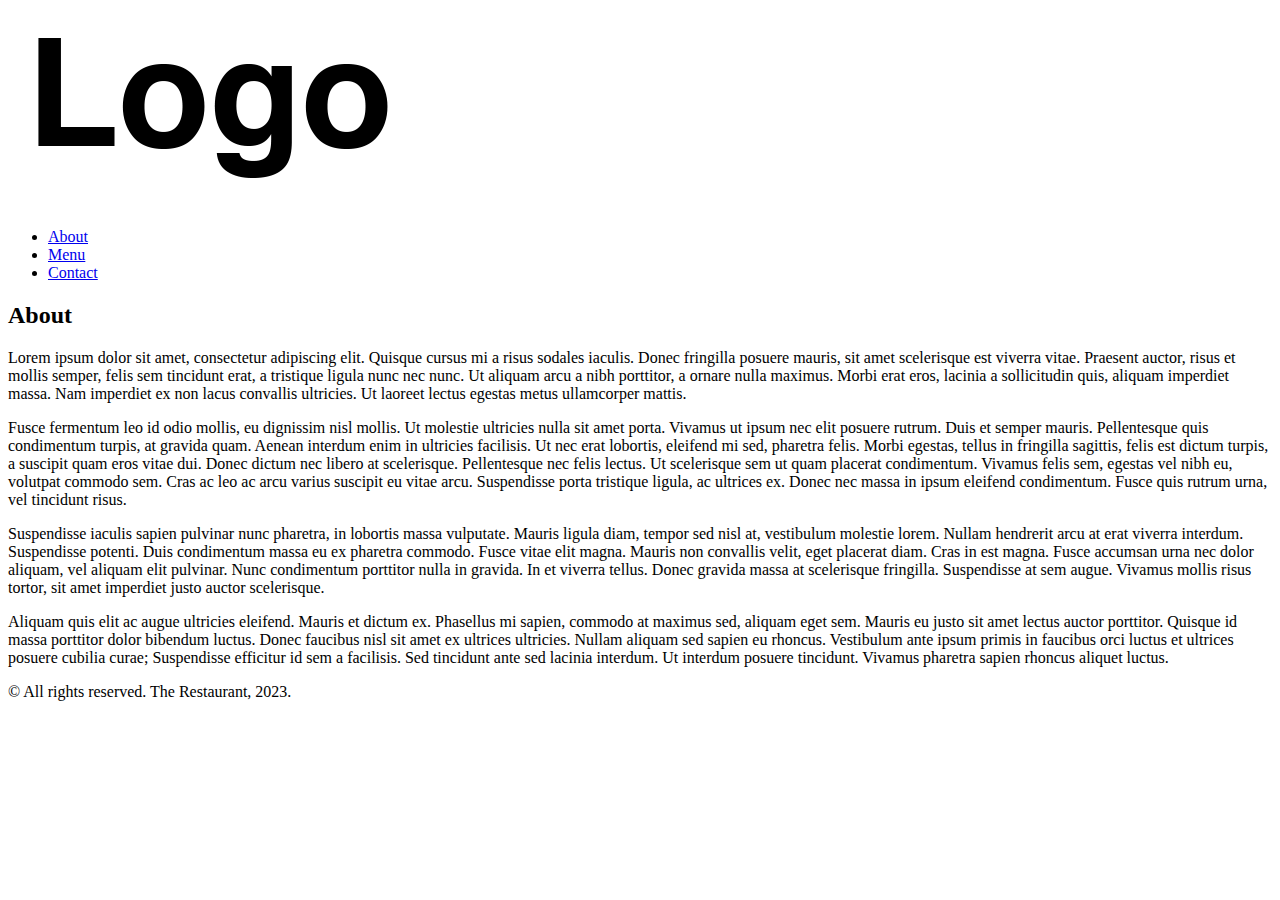
<file: grc338/website-content-hierarchy/about.html>
<!doctype html>  
<html>  
    <head>  
        <meta charset="UTF-8">  
        <meta name="viewport" content="width=device-width, initial-scale=1">  
        <meta http-equiv="Cache-Control" content="no-cache, no-store, must-revalidate" />  
        <meta http-equiv="Pragma" content="no-cache" />  
        <meta http-equiv="Expires" content="0" />  
        <title>About</title>  
    </head>   
    <body>  
        <header>
            <a href="index.html"><img src="./images/logo.png"></a>
            <nav>
                <ul>
                    <li><a href="about.html">About</a></li>
                    <li><a href="menu.html">Menu</a></li>
                    <li><a href="contact.html">Contact</a></li>
                </ul>
            </nav>
        </header>

        <main>
            <h2>About</h2>
                <p>Lorem ipsum dolor sit amet, consectetur adipiscing elit. Quisque cursus mi a risus sodales iaculis. Donec fringilla posuere mauris, sit amet scelerisque est viverra vitae. Praesent auctor, risus et mollis semper, felis sem tincidunt erat, a tristique ligula nunc nec nunc. Ut aliquam arcu a nibh porttitor, a ornare nulla maximus. Morbi erat eros, lacinia a sollicitudin quis, aliquam imperdiet massa. Nam imperdiet ex non lacus convallis ultricies. Ut laoreet lectus egestas metus ullamcorper mattis.</p>
                <p>Fusce fermentum leo id odio mollis, eu dignissim nisl mollis. Ut molestie ultricies nulla sit amet porta. Vivamus ut ipsum nec elit posuere rutrum. Duis et semper mauris. Pellentesque quis condimentum turpis, at gravida quam. Aenean interdum enim in ultricies facilisis. Ut nec erat lobortis, eleifend mi sed, pharetra felis. Morbi egestas, tellus in fringilla sagittis, felis est dictum turpis, a suscipit quam eros vitae dui. Donec dictum nec libero at scelerisque. Pellentesque nec felis lectus. Ut scelerisque sem ut quam placerat condimentum. Vivamus felis sem, egestas vel nibh eu, volutpat commodo sem. Cras ac leo ac arcu varius suscipit eu vitae arcu. Suspendisse porta tristique ligula, ac ultrices ex. Donec nec massa in ipsum eleifend condimentum. Fusce quis rutrum urna, vel tincidunt risus.</p>
                <p>Suspendisse iaculis sapien pulvinar nunc pharetra, in lobortis massa vulputate. Mauris ligula diam, tempor sed nisl at, vestibulum molestie lorem. Nullam hendrerit arcu at erat viverra interdum. Suspendisse potenti. Duis condimentum massa eu ex pharetra commodo. Fusce vitae elit magna. Mauris non convallis velit, eget placerat diam. Cras in est magna. Fusce accumsan urna nec dolor aliquam, vel aliquam elit pulvinar. Nunc condimentum porttitor nulla in gravida. In et viverra tellus. Donec gravida massa at scelerisque fringilla. Suspendisse at sem augue. Vivamus mollis risus tortor, sit amet imperdiet justo auctor scelerisque.</p>
                <p>Aliquam quis elit ac augue ultricies eleifend. Mauris et dictum ex. Phasellus mi sapien, commodo at maximus sed, aliquam eget sem. Mauris eu justo sit amet lectus auctor porttitor. Quisque id massa porttitor dolor bibendum luctus. Donec faucibus nisl sit amet ex ultrices ultricies. Nullam aliquam sed sapien eu rhoncus. Vestibulum ante ipsum primis in faucibus orci luctus et ultrices posuere cubilia curae; Suspendisse efficitur id sem a facilisis. Sed tincidunt ante sed lacinia interdum. Ut interdum posuere tincidunt. Vivamus pharetra sapien rhoncus aliquet luctus.</p>
        </main>

        <footer>
            <p class="footer">© All rights reserved. The Restaurant, 2023.</p>
        </footer>
    </body>  
</html>
</file>
<file: grc338/restaurantmenucss/style.css>
/*CSS document*/

html, body, div, applet, object, iframe, h1, h2, h3, h4, h5, h6, p, blockquote, pre, a, abbr, acronym, address, big, cite, code, del, dfn, em, img, ins, kbd, q, s, samp, small, strike, strong, sub, sup, tt, var, b, u, i, center, dl, dt, dd, ol, ul, li, fieldset, form, label, legend, table, caption, tbody, tfoot, thead, tr, th, td, article, aside, canvas, details, embed, figure, figcaption, footer, header, hgroup, menu, nav, output, ruby, section, summary, time, mark, audio, video {margin: 0; padding: 0; border: 0; font-size: 100%; font: inherit;}

img {
	width: 100%;
	display: block;
}

body {
	background-color: rgb(250 250 250); /* Not totally white. */
	color: rgb(51 51 51);  /* Not totally black. */
	line-height: 150%; 	
	font-family: sans-serif;
}

h1 {
	background-color: rgb(153 153 168);
	color: rgb(250 250 250); /
	font-size: 6em;
	padding: 2rem 1rem 0.25rem;
	font-weight: 900;
	text-transform: uppercase;
}


h1 span { 	
	font-family: serif;
	
	font-weight: normal;
	text-transform: uppercase;
}

h2 {
	background-color: rgb(153 153 168);
	color: rgb(250 250 250);
	font-size: 1.6em;
	padding: 1rem;
	font-family: serif;
	font-weight: 800;
}

h3 {
	margin: 3rem 1rem .5rem; 
	padding-top: .4rem;
	font-size: 1.2em;
	color: rgb(178 31 31);
	font-weight: 700;
	text-transform: uppercase;
	letter-spacing: 0.1em; /*Just an extra tracking for bold uppercase letters. Try 0.1em */
	border-top: rgb(178 31 31) solid 2px;
}

h4 {
	font-weight: 700;
}
</file>
<file: grc338/website-mobile-first/style.css>
/*CSS DOCUMENT*/

html, body, div, applet, object, iframe, h1, h2, h3, h4, h5, h6, p, blockquote, pre, a, abbr, acronym, address, big, cite, code, del, dfn, em, img, ins, kbd, q, s, samp, small, strike, strong, sub, sup, tt, var, b, u, i, center, dl, dt, dd, ol, ul, li, fieldset, form, label, legend, table, caption, tbody, tfoot, thead, tr, th, td, article, aside, canvas, details, embed, figure, figcaption, footer, header, hgroup, menu, nav, output, ruby, section, summary, time, mark, audio, video {margin: 0; padding: 0; border: 0; font-size: 100%; font: inherit;} /*My edited version of the Eric Meyer’s reset tool. You may want to include this in all of your future CSS files. */

body {
	font-family: sans-serif;
}

div.home-container { 
	background: url(images/home-background.jpg) center center fixed;
	background-size: cover;
	position: relative;
	min-height: 100vh;
}

div.container { 
	position: relative;
	min-height: 100vh;
}

/* >>> IMPORTANT: you have to change the wrap the content of your home page (index) in a div with a class home-container to make it work. If you used a div with the class container on your home, you’ll only need to change the name of the class.  */


main { 
	padding: 1rem 2rem 5rem;
	}

img {
    width: 100%; /*Please leave this line.*/
    display: block;
}

header {
	display: grid;
	grid-template-columns: 80% auto;
	background: rgb(204, 204, 204);
	padding: 1rem 1rem;
	}

h1 {
	width: 60%;
	}

h2, h3, h4 {
	font-weight: bold;
	}

h2 {
	font-size: 2rem;
	margin: 2.5rem 0 .1rem;
	}
	
h3 {
	font-size: 1.5rem;
	margin: 1.4rem 0 .5rem;
}


a {
	text-decoration: none;
	}

nav ul  {
	text-align: right;
	}
	
ul li 	{
	list-style-type: none;
}

figure {
	margin-bottom: 2rem;
}

main.menu ul {
	margin: 0 0;
}	

main.menu ul li {
	margin: 0 0 2rem;
	display: grid;
	grid-template-columns: auto auto;
	grid-template-rows: auto auto;
}	

p {
	margin: 1rem 0 1rem;
	}
	
p.description {
	grid-column: 1/3;
	margin: 0;
	}
	
p.price {
	grid-row: 1/2;
	grid-column: 2/3;
	color: rgb(235, 51, 36);
	text-align: right;
	margin: .1em;
	}
	
nav ul li {
	text-transform: uppercase;
	font-weight: bold;
	margin-bottom: 1.25rem;
	}
	
nav ul li a {
	color: rgb(255, 253, 84);
	background-color: rgb(0, 38, 235);
	padding: .5rem 0.5rem .5em;
	}
	

p.slogan {
	font-size: 72px;
	font-family: serif;
	font-style: italic;
	margin: 5rem 0 5rem;
	color: rgb(250, 250, 250);	
	}
	
footer {
  position: absolute;
  bottom: 0;
  width: 100%;
  height: 3rem; 
  box-sizing: border-box;
  padding: 1rem 1rem;
  background: rgb(255, 253, 84);
}

address {
	color: rgb(241, 144, 56);
	}

footer p {
	margin-top: 0;
}
</file>
<file: grc339/css-photo-gallery/photogallery.css>
/*CSS document*/

body {
    font-family: sans-serif;
	line-height: 1.4em;
	color: #222;
	background-color: #ddd;
	box-sizing: border-box;
    margin: 0;
    padding: 0;
}

h1 {
    padding-top: 2em;
    margin-bottom: 1em;
}

img {
	width: 100%;
}


div.container {
    background-color: #fafafa;
    max-width: 60em;
    margin: 0 auto;
    padding: 1em;
}


main {
    position: relative;
    overflow: hidden; 
    padding-bottom: calc(66% + 5.5em);
}

figure{
    margin: 0;
    width: calc(100%-2em);
    position: absolute;
    opacity: 0;
    transition: opacity 0.5s;
}

figcaption {
    font-size: 1.2em;
    font-weight: bold;
    margin: 1em 0;
    color: #888;
}


input:nth-of-type(1):checked ~ main figure:nth-of-type(1),
input:nth-of-type(2):checked ~ main figure:nth-of-type(2),
input:nth-of-type(3):checked ~ main figure:nth-of-type(3),
input:nth-of-type(4):checked ~ main figure:nth-of-type(4){
    opacity: 1; /* photo opacity 100% when nav checked */
}

nav {
    display: flex;
    grid-template-columns: repeat(4, 1fr);
    grid-gap: 0.2em;
}


input {
    display: none; /* hide radio button input */
}
</file>
<file: grc339/flexbox-basic-layout/flexbox.css>
/*CSS DOCUMENT*/

body {
	font-family: sans-serif;
	line-height: 1.4em;
	color: #222;
	background-color: #fafafa;
	box-sizing: border-box;
	}

section {
	background: rgb(238 238 238);
	padding: 1em;
	margin-bottom: 1em;
}

figure {
	margin: 0 0 .5rem 0;
}

img {
	width: 100%;
}

div.container {
	display: flex;
	flex-wrap: wrap;
	margin: auto;
	padding: 0 1em;
	min-width: 25em;
	flex-direction: column;
}


header {
	flex: 1 0 100%;
}

h3 {
	margin: 1.2rem 0 0 0;
}

p {
	margin-top: 0;
}

/* change style of links */
a {
	color: #0e0e0e; 
	text-decoration: none;
}

h2 {
	padding-top: 1.5rem;
}

ol {
	padding-left: 0;
}

header {
	margin-top: 1.5rem;
}

/* for wider screen */
@media screen and (min-width: 40em) {
	div.container {
		max-width: 70em;
		/* padding: 0 5rem; */
		flex-direction: row;
	}
	article {
		flex: 2 0 20em;
		padding-bottom: 1.2rem;
		margin-right: 1em;
		flex-wrap: wrap;
	}
	
	aside {
		flex: 1 0 10em;
	}
	
	footer {
		border-top: 1px solid rgb(165, 165, 165);
		flex: 1 0 100%;
		padding-top: .5rem;
		margin-top: 1.5rem;
	}
}
</file>
<file: grc339/flexbox-form/flexboxform.css>
/*CSS DOCUMENT*/

body {
	font-family: sans-serif;
	line-height: 1.4em;
	color: #222;
	background-color: #fafafa;
	box-sizing: border-box;
	}
	
div.container {
        max-width: 40em;
        /* margin: 1em; */
        padding: 1em;
	/* UK- */
	display: flex;
	flex-direction: column;
	margin: 0 auto; 
}

section.order h3 {
	margin-top: 2em;
	margin-bottom: 0;
}

/* UK- make header span full width of flex container */
header {
	flex: 1 0 100%;
}


ul {
	/* UK- remove bullet points from menu items */
	list-style-type: none;
	padding: 0;
}

section.order ul, 
section.method ul{
	display: flex;
	flex-wrap: wrap;
}

/* UK- two column layout */
section.order li,
section.method li {
	/* flex: 0 0 50%; */
	flex: 0 0 19em;
}

/* UK- */
section.personal-info ul li {
	display: flex;
	flex-wrap: wrap;
	padding: 0 0 1.5em 0;
}

section.personal-info label {
	flex: 1 0 8em;
}

/* I have *some* selectors with their declarations in the declaration block. You’ll need more selectors and declaration blocks. */
section.personal-info ul li input[type="text"],
section ul li input[type="email"],
section ul li input[type="tel"],
section ul li select {
	flex: 3 0 24em;
	box-sizing: border-box;
}



section {
    background: #eee;
    padding: 1em;
    margin-bottom: 1em;
}

section p {
	margin-top: 0;
}

textarea {
	box-sizing: border-box;
	display: block;
	width: 100%;
	height: 6em;
	background: #fcfcfc;
	border: 1px solid #e8e8e8;
	padding: 0.4em;
	font-family: sans-serif;
	color: #777;
	}

/* You want to delete this line to make the media query work. Then you’ll only need one declaration block with one declaration in it. You got it, right? You know how to center the content on the page. */

/*
@media only screen and (min-width: 40em) {

  div.container {
    margin: 0 auto; 
  }

}
*/
</file>
